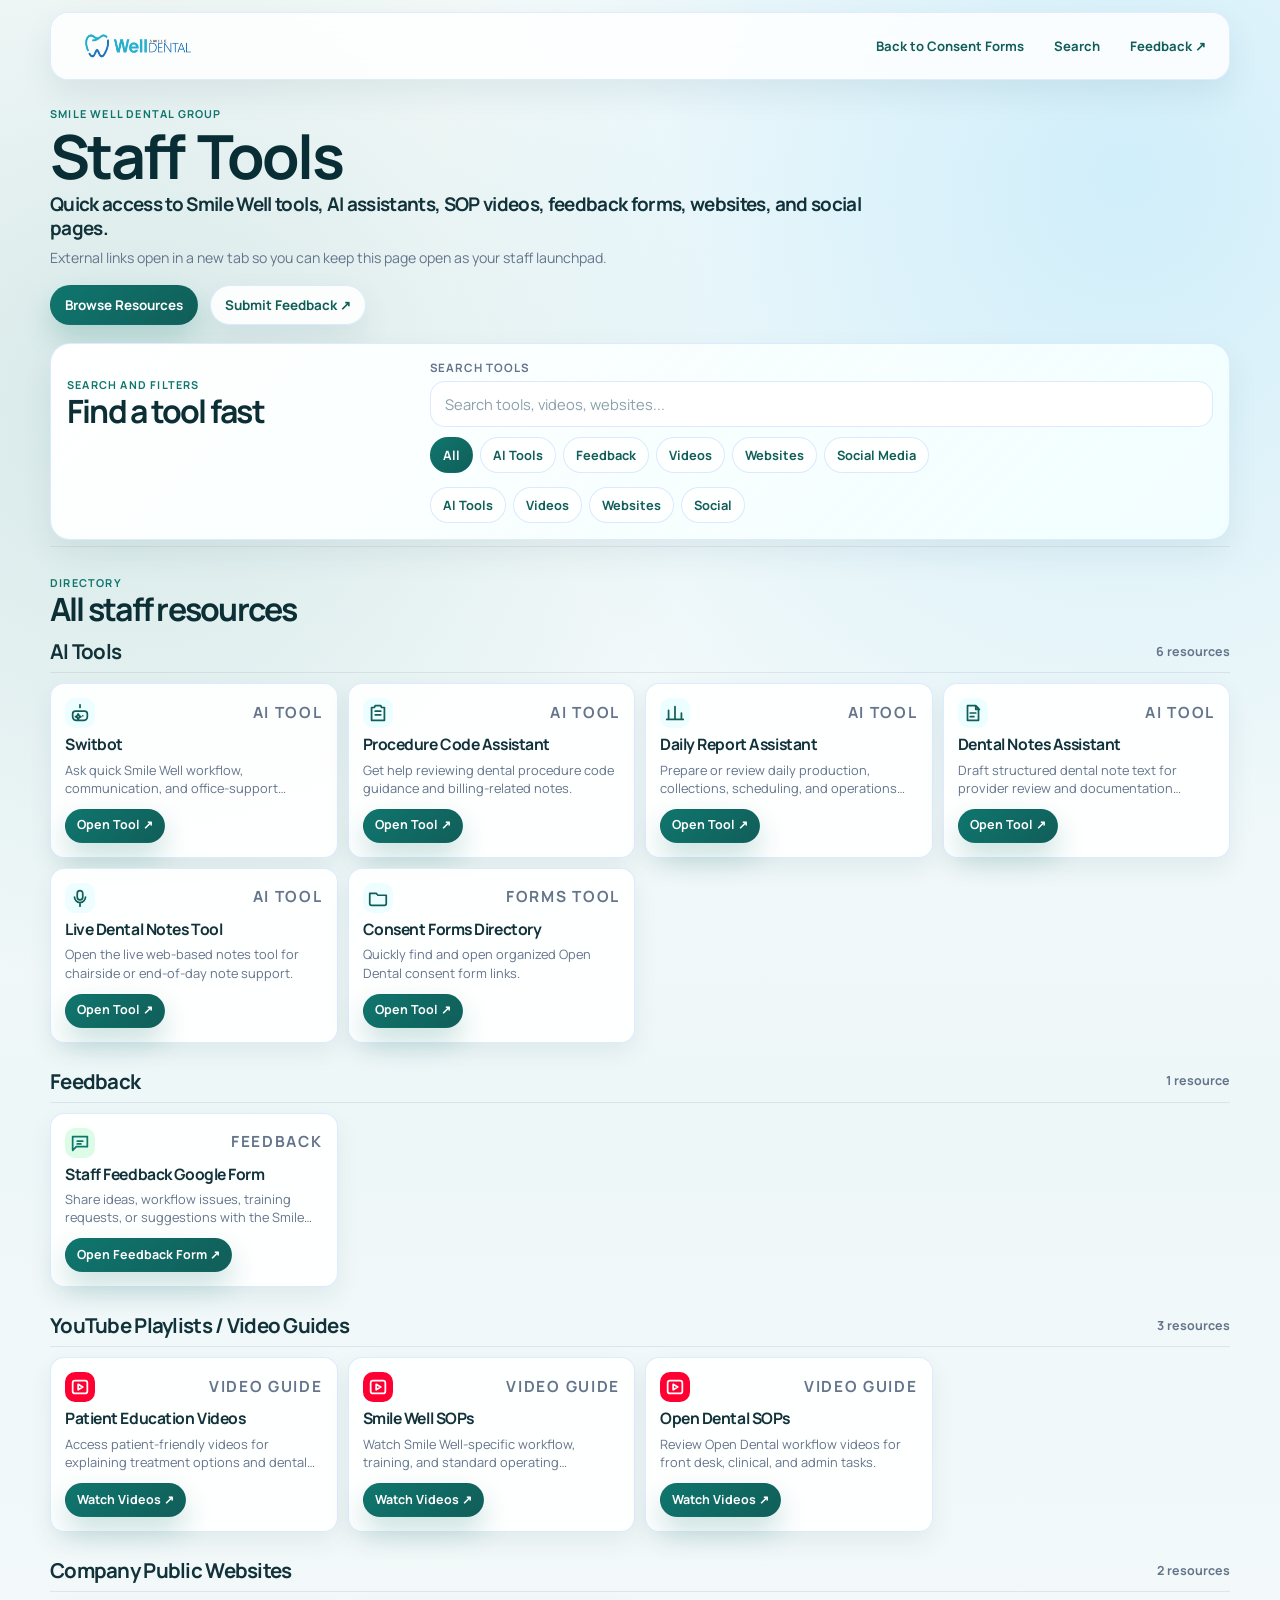
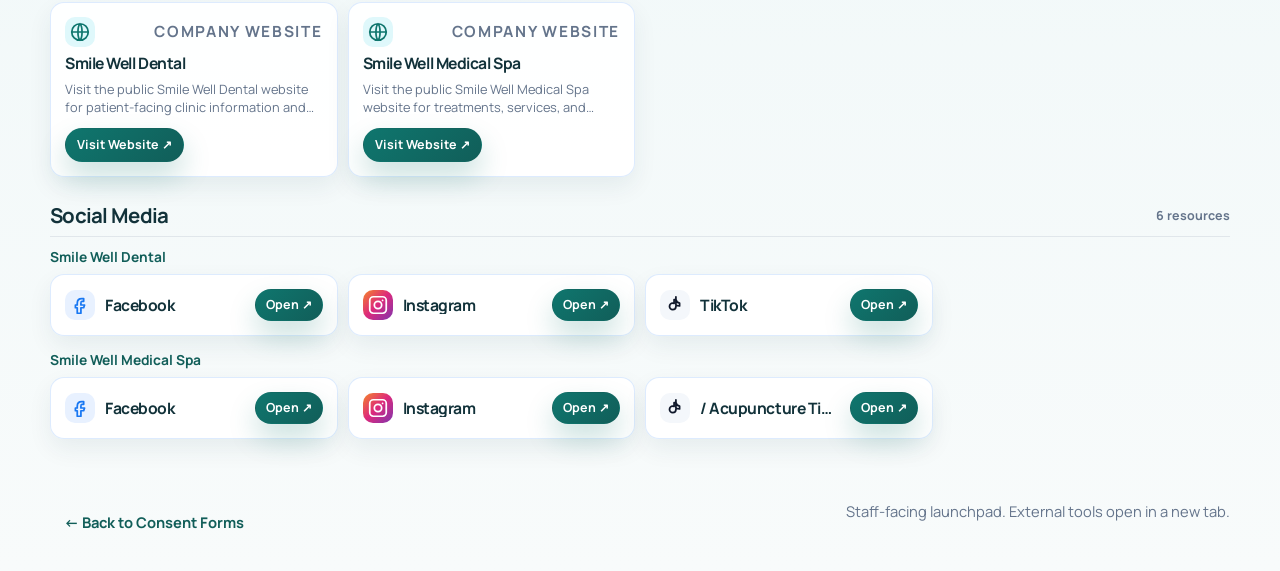
<file: staff-tools/index.html>
<!DOCTYPE html>
<html lang="en">
  <head>
    <meta charset="UTF-8" />
    <meta name="viewport" content="width=device-width, initial-scale=1.0" />
    <meta name="robots" content="noindex, nofollow" />
    <meta
      name="description"
      content="Smile Well staff launchpad for AI tools, SOP videos, feedback forms, websites, and social media."
    />
    <meta name="theme-color" content="#ecfeff" />
    <title>Staff Tools | Smile Well Dental Group</title>
    <link
      rel="preload"
      href="../assets/fonts/Manrope-400.woff2"
      as="font"
      type="font/woff2"
      crossorigin
    />
    <link
      rel="preload"
      href="../assets/fonts/Manrope-700.woff2"
      as="font"
      type="font/woff2"
      crossorigin
    />
    <link
      rel="preload"
      href="../assets/fonts/CormorantGaramond-600.woff2"
      as="font"
      type="font/woff2"
      crossorigin
    />
    <link rel="stylesheet" href="../assets/fonts/fonts.css" />
    <link rel="stylesheet" href="./staff-tools.css" />
    <link rel="stylesheet" href="./staff-tools-compact.css" />
    <link rel="icon" href="../assets/favicon.ico" />
  </head>
  <body>
    <header class="staff-header">
      <a class="staff-header__brand" href="../" aria-label="Back to Smile Well Consent Forms">
        <img
          class="staff-header__logo"
          src="../assets/smilewell-logo-horizontal-en.png"
          alt="Smile Well Dental"
          decoding="async"
        />
      </a>
      <nav class="staff-header__nav" aria-label="Staff tools navigation">
        <a href="../" class="staff-header__link">Back to Consent Forms</a>
        <a href="#staff-search" class="staff-header__link">Search</a>
        <a
          href="https://docs.google.com/forms/d/e/1FAIpQLSd1yPpjbJrKsVc9fXvOcOuEmlb4mcUrsbC1_m_Gh0wrtOsADw/viewform?usp=dialog"
          class="staff-header__link"
          target="_blank"
          rel="noopener noreferrer"
        >
          Feedback ↗
        </a>
      </nav>
    </header>

    <main>
      <section class="staff-hero" aria-labelledby="staffToolsTitle">
        <div class="staff-hero__content">
          <p class="staff-hero__eyebrow">Smile Well Dental Group</p>
          <h1 id="staffToolsTitle">Staff Tools</h1>
          <p class="staff-hero__subtitle">
            Quick access to Smile Well tools, AI assistants, SOP videos, feedback forms, websites, and social pages.
          </p>
          <p class="staff-hero__helper">
            External links open in a new tab so you can keep this page open as your staff launchpad.
          </p>
          <div class="staff-hero__actions">
            <a class="staff-button staff-button--primary" href="#all-resources">Browse Resources</a>
            <a
              class="staff-button staff-button--secondary"
              href="https://docs.google.com/forms/d/e/1FAIpQLSd1yPpjbJrKsVc9fXvOcOuEmlb4mcUrsbC1_m_Gh0wrtOsADw/viewform?usp=dialog"
              target="_blank"
              rel="noopener noreferrer"
            >
              Submit Feedback ↗
            </a>
          </div>
        </div>
      </section>

      <section id="staff-search" class="staff-section staff-section--search" aria-labelledby="searchTitle">
        <div class="staff-section__header">
          <p class="staff-section__eyebrow">Search and Filters</p>
          <h2 id="searchTitle">Find a tool fast</h2>
        </div>
        <div class="staff-search" role="search">
          <label class="staff-search__label" for="toolSearch">Search tools</label>
          <input
            id="toolSearch"
            class="staff-search__input"
            type="search"
            placeholder="Search tools, videos, websites..."
            autocomplete="off"
          />
        </div>
        <nav id="filterChips" class="staff-filter" aria-label="Tool filters"></nav>
        <nav class="staff-jump-nav" aria-label="Staff resource sections">
          <a href="#section-ai-tools">AI Tools</a>
          <a href="#section-youtube-playlists-video-guides">Videos</a>
          <a href="#section-company-public-websites">Websites</a>
          <a href="#section-social-media">Social</a>
        </nav>
      </section>

      <section id="all-resources" class="staff-section" aria-labelledby="allToolsTitle">
        <div class="staff-section__header">
          <p class="staff-section__eyebrow">Directory</p>
          <h2 id="allToolsTitle">All staff resources</h2>
        </div>
        <p id="emptyToolsMessage" class="staff-empty is-hidden" role="status">
          No matching tools found. Try a different search or choose All.
        </p>
        <div id="toolSections" class="staff-section-list" aria-live="polite"></div>
      </section>
    </main>

    <footer class="staff-footer">
      <a href="../" class="staff-footer__link">← Back to Consent Forms</a>
      <span>Staff-facing launchpad. External tools open in a new tab.</span>
    </footer>

    <script type="module" src="./staff-tools.js"></script>
  </body>
</html>
</file>
<file: assets/fonts/fonts.css>
@font-face {
  font-family: "Cormorant Garamond";
  font-style: normal;
  font-weight: 600;
  font-display: swap;
  src: url("./CormorantGaramond-600.woff2") format("woff2");
}

@font-face {
  font-family: "Manrope";
  font-style: normal;
  font-weight: 400;
  font-display: swap;
  src: url("./Manrope-400.woff2") format("woff2");
}

@font-face {
  font-family: "Manrope";
  font-style: normal;
  font-weight: 600;
  font-display: swap;
  src: url("./Manrope-600.woff2") format("woff2");
}

@font-face {
  font-family: "Manrope";
  font-style: normal;
  font-weight: 700;
  font-display: swap;
  src: url("./Manrope-700.woff2") format("woff2");
}
</file>
<file: staff-tools/staff-tools.css>
:root {
  color-scheme: light;
  --staff-font-sans: "Manrope", "SF Pro Display", "Segoe UI", sans-serif;
  --staff-font-display: "Cormorant Garamond", Georgia, serif;
  --staff-bg: #f7fbfb;
  --staff-bg-deep: #dff8fb;
  --staff-surface: #ffffff;
  --staff-primary: #0f766e;
  --staff-primary-dark: #115e59;
  --staff-accent: #38bdf8;
  --staff-text: #12323a;
  --staff-muted: #64748b;
  --staff-border: #dbeafe;
  --staff-soft: #ecfeff;
  --staff-focus: 0 0 0 4px rgba(15, 118, 110, 0.2);
  --staff-shadow: 0 20px 48px rgba(15, 61, 72, 0.11);
  --staff-shadow-soft: 0 14px 32px rgba(15, 61, 72, 0.08);
}

* {
  box-sizing: border-box;
}

html {
  scroll-behavior: smooth;
}

body {
  min-height: 100vh;
  margin: 0;
  background:
    radial-gradient(circle at 88% 8%, rgba(56, 189, 248, 0.2), transparent 30%),
    radial-gradient(circle at 10% 18%, rgba(15, 118, 110, 0.13), transparent 28%),
    linear-gradient(180deg, var(--staff-bg) 0%, #eef7f8 52%, #f8fbfb 100%);
  color: var(--staff-text);
  font-family: var(--staff-font-sans);
}

a {
  color: inherit;
}

a:focus-visible,
button:focus-visible,
input:focus-visible {
  outline: none;
  box-shadow: var(--staff-focus);
}

.staff-header {
  position: sticky;
  top: 0;
  z-index: 20;
  display: flex;
  align-items: center;
  justify-content: space-between;
  gap: 18px;
  width: min(1180px, calc(100% - 32px));
  margin: 18px auto 0;
  padding: 14px 16px;
  border: 1px solid rgba(219, 234, 254, 0.88);
  border-radius: 24px;
  background: rgba(255, 255, 255, 0.84);
  box-shadow: var(--staff-shadow-soft);
  backdrop-filter: blur(18px);
}

.staff-header__brand {
  display: inline-flex;
  align-items: center;
  border-radius: 16px;
}

.staff-header__logo {
  width: 168px;
  max-width: 42vw;
  height: auto;
  display: block;
}

.staff-header__nav {
  display: flex;
  align-items: center;
  justify-content: flex-end;
  gap: 8px;
  flex-wrap: wrap;
}

.staff-header__link,
.staff-footer__link {
  display: inline-flex;
  align-items: center;
  justify-content: center;
  min-height: 42px;
  padding: 0 14px;
  border-radius: 999px;
  color: var(--staff-primary-dark);
  font-size: 0.92rem;
  font-weight: 800;
  text-decoration: none;
}

.staff-header__link:hover,
.staff-footer__link:hover {
  background: var(--staff-soft);
}

main {
  width: min(1180px, calc(100% - 32px));
  margin: 0 auto;
}

.staff-hero {
  display: grid;
  grid-template-columns: minmax(0, 1.02fr) minmax(300px, 0.72fr);
  align-items: center;
  gap: clamp(28px, 5vw, 72px);
  min-height: min(720px, calc(100svh - 96px));
  padding: clamp(50px, 9vw, 118px) 0 clamp(42px, 6vw, 80px);
}

.staff-hero__content {
  max-width: 720px;
}

.staff-hero__eyebrow,
.staff-section__eyebrow,
.tool-card__category {
  margin: 0;
  color: var(--staff-primary);
  font-size: 0.78rem;
  font-weight: 900;
  letter-spacing: 0.12em;
  line-height: 1.4;
  text-transform: uppercase;
}

.staff-hero h1 {
  max-width: 9ch;
  margin: 14px 0;
  color: #092d34;
  font-family: var(--staff-font-display);
  font-size: clamp(4.8rem, 15vw, 10.4rem);
  font-weight: 600;
  letter-spacing: -0.07em;
  line-height: 0.86;
}

.staff-hero__subtitle {
  max-width: 680px;
  margin: 0;
  color: var(--staff-text);
  font-size: clamp(1.22rem, 2.4vw, 1.82rem);
  font-weight: 800;
  letter-spacing: -0.035em;
  line-height: 1.12;
}

.staff-hero__helper {
  max-width: 560px;
  margin: 20px 0 0;
  color: var(--staff-muted);
  font-size: 1rem;
  line-height: 1.7;
}

.staff-hero__actions {
  display: flex;
  gap: 12px;
  flex-wrap: wrap;
  margin-top: 28px;
}

.staff-button,
.tool-card__button {
  display: inline-flex;
  align-items: center;
  justify-content: center;
  min-height: 50px;
  padding: 0 19px;
  border: 1px solid transparent;
  border-radius: 999px;
  font-size: 0.96rem;
  font-weight: 900;
  line-height: 1.2;
  text-align: center;
  text-decoration: none;
  transition:
    transform 160ms ease,
    box-shadow 160ms ease,
    border-color 160ms ease,
    background-color 160ms ease;
}

.staff-button:hover,
.tool-card__button:hover {
  transform: translateY(-2px);
}

.staff-button--primary,
.tool-card__button {
  background: linear-gradient(135deg, var(--staff-primary), var(--staff-primary-dark));
  color: #ffffff;
  box-shadow: 0 14px 28px rgba(15, 118, 110, 0.22);
}

.staff-button--secondary {
  border-color: var(--staff-border);
  background: rgba(255, 255, 255, 0.9);
  color: var(--staff-primary-dark);
  box-shadow: var(--staff-shadow-soft);
}

.staff-hero__panel {
  position: relative;
  min-height: 430px;
  border: 1px solid rgba(219, 234, 254, 0.92);
  border-radius: 42px;
  overflow: hidden;
  background:
    linear-gradient(155deg, rgba(255, 255, 255, 0.94), rgba(236, 254, 255, 0.82)),
    var(--staff-surface);
  box-shadow: var(--staff-shadow);
}

.staff-hero__panel::before {
  content: "";
  position: absolute;
  inset: 28px;
  border: 1px solid rgba(15, 118, 110, 0.12);
  border-radius: 32px;
}

.staff-hero__orbit {
  position: absolute;
  border-radius: 999px;
  background: radial-gradient(circle, rgba(56, 189, 248, 0.32), transparent 68%);
}

.staff-hero__orbit--large {
  width: 320px;
  height: 320px;
  right: -92px;
  top: -78px;
}

.staff-hero__orbit--small {
  width: 210px;
  height: 210px;
  left: -70px;
  bottom: -58px;
  background: radial-gradient(circle, rgba(15, 118, 110, 0.24), transparent 70%);
}

.staff-hero__card {
  position: absolute;
  left: 38px;
  right: 38px;
  display: flex;
  align-items: center;
  min-height: 78px;
  padding: 0 26px;
  border: 1px solid rgba(219, 234, 254, 0.9);
  border-radius: 24px;
  background: rgba(255, 255, 255, 0.88);
  color: var(--staff-text);
  font-size: clamp(1.18rem, 2.2vw, 1.6rem);
  font-weight: 900;
  letter-spacing: -0.035em;
  box-shadow: var(--staff-shadow-soft);
}

.staff-hero__card--top {
  top: 74px;
}

.staff-hero__card--middle {
  top: 176px;
  left: 76px;
}

.staff-hero__card--bottom {
  top: 278px;
}

.staff-section {
  padding: clamp(42px, 7vw, 84px) 0;
  border-top: 1px solid rgba(100, 116, 139, 0.12);
}

.staff-section__header {
  display: grid;
  gap: 8px;
  margin-bottom: 22px;
}

.staff-section h2 {
  margin: 0;
  color: #0b2f35;
  font-size: clamp(2rem, 4vw, 3.4rem);
  letter-spacing: -0.055em;
  line-height: 0.98;
}

.staff-tool-grid {
  display: grid;
  grid-template-columns: repeat(3, minmax(0, 1fr));
  gap: 16px;
}

.staff-tool-grid--featured {
  grid-template-columns: repeat(3, minmax(0, 1fr));
}

.staff-section-list {
  display: grid;
  gap: 42px;
}

.tool-group {
  display: grid;
  gap: 16px;
}

.tool-group__header {
  display: flex;
  align-items: end;
  justify-content: space-between;
  gap: 16px;
  padding-bottom: 10px;
  border-bottom: 1px solid rgba(100, 116, 139, 0.14);
}

.tool-group__title {
  margin: 0;
  color: var(--staff-text);
  font-size: clamp(1.32rem, 2vw, 1.72rem);
  letter-spacing: -0.035em;
}

.tool-group__count {
  color: var(--staff-muted);
  font-size: 0.9rem;
  font-weight: 800;
}

.tool-card {
  display: grid;
  gap: 18px;
  min-height: 100%;
  padding: 22px;
  border: 1px solid rgba(219, 234, 254, 0.92);
  border-radius: 28px;
  background: rgba(255, 255, 255, 0.92);
  box-shadow: var(--staff-shadow-soft);
}

.tool-card__body {
  display: grid;
  gap: 10px;
}

.tool-card h3 {
  margin: 0;
  color: var(--staff-text);
  font-size: 1.18rem;
  letter-spacing: -0.028em;
  line-height: 1.15;
}

.tool-card p {
  margin: 0;
  color: var(--staff-muted);
  font-size: 0.96rem;
  line-height: 1.62;
}

.tool-card__button {
  align-self: end;
  width: fit-content;
  min-height: 46px;
  padding-inline: 16px;
  font-size: 0.9rem;
}

.staff-section--search {
  display: grid;
  gap: 16px;
}

.staff-search {
  display: grid;
  gap: 8px;
}

.staff-search__label {
  color: var(--staff-muted);
  font-size: 0.86rem;
  font-weight: 900;
  letter-spacing: 0.08em;
  text-transform: uppercase;
}

.staff-search__input {
  width: 100%;
  min-height: 58px;
  padding: 0 20px;
  border: 1px solid rgba(219, 234, 254, 0.98);
  border-radius: 20px;
  background: rgba(255, 255, 255, 0.94);
  color: var(--staff-text);
  font: inherit;
  font-size: 1.02rem;
  box-shadow: var(--staff-shadow-soft);
}

.staff-search__input::placeholder {
  color: #8aa0ad;
}

.staff-filter {
  display: flex;
  gap: 10px;
  flex-wrap: wrap;
}

.staff-filter__chip {
  min-height: 44px;
  padding: 0 16px;
  border: 1px solid rgba(219, 234, 254, 0.98);
  border-radius: 999px;
  background: rgba(255, 255, 255, 0.88);
  color: var(--staff-primary-dark);
  cursor: pointer;
  font: inherit;
  font-size: 0.92rem;
  font-weight: 900;
}

.staff-filter__chip:hover,
.staff-filter__chip.is-active {
  border-color: rgba(15, 118, 110, 0.24);
  background: var(--staff-soft);
}

.staff-filter__chip.is-active {
  color: #ffffff;
  background: linear-gradient(135deg, var(--staff-primary), var(--staff-primary-dark));
}

.staff-empty {
  margin: 0 0 18px;
  padding: 18px 20px;
  border: 1px solid rgba(219, 234, 254, 0.98);
  border-radius: 20px;
  background: rgba(255, 255, 255, 0.9);
  color: var(--staff-muted);
  font-weight: 800;
  box-shadow: var(--staff-shadow-soft);
}

.is-hidden {
  display: none;
}

.staff-footer {
  display: flex;
  justify-content: space-between;
  gap: 16px;
  flex-wrap: wrap;
  width: min(1180px, calc(100% - 32px));
  margin: 0 auto;
  padding: 34px 0 42px;
  color: var(--staff-muted);
  font-size: 0.92rem;
}

@media (max-width: 980px) {
  .staff-hero {
    grid-template-columns: 1fr;
    min-height: auto;
  }

  .staff-hero__panel {
    min-height: 340px;
  }

  .staff-tool-grid,
  .staff-tool-grid--featured {
    grid-template-columns: repeat(2, minmax(0, 1fr));
  }
}

@media (max-width: 720px) {
  .staff-header {
    position: static;
    align-items: flex-start;
    flex-direction: column;
  }

  .staff-header__nav {
    justify-content: flex-start;
  }

  .staff-hero h1 {
    max-width: 8ch;
  }

  .staff-tool-grid,
  .staff-tool-grid--featured {
    grid-template-columns: 1fr;
  }

  .staff-hero__panel {
    min-height: 300px;
  }

  .staff-hero__card {
    left: 24px;
    right: 24px;
    min-height: 66px;
  }

  .staff-hero__card--middle {
    left: 46px;
  }
}

@media (max-width: 520px) {
  .staff-header,
  main,
  .staff-footer {
    width: min(100% - 22px, 1180px);
  }

  .staff-hero__actions {
    display: grid;
  }

  .staff-button {
    width: 100%;
  }
}

@media (prefers-reduced-motion: reduce) {
  *,
  *::before,
  *::after {
    scroll-behavior: auto !important;
    transition-duration: 1ms !important;
  }
}
</file>
<file: staff-tools/staff-tools-compact.css>
main {
  padding-bottom: 20px;
}

.staff-header {
  position: relative;
  margin-top: 12px;
  padding: 10px 12px;
  border-radius: 18px;
}

.staff-header__logo {
  width: 142px;
}

.staff-header__link {
  min-height: 36px;
  padding: 0 11px;
  font-size: 0.82rem;
}

.staff-hero {
  display: block;
  min-height: auto;
  padding: 26px 0 14px;
}

.staff-hero__content {
  max-width: 850px;
}

.staff-hero h1 {
  max-width: none;
  margin: 6px 0 8px;
  font-family: var(--staff-font-sans);
  font-size: clamp(2.25rem, 5vw, 3.8rem);
  font-weight: 900;
  letter-spacing: -0.045em;
  line-height: 0.96;
  word-spacing: 0.08em;
}

.staff-hero__subtitle {
  max-width: 820px;
  font-size: clamp(0.98rem, 1.7vw, 1.18rem);
  line-height: 1.25;
}

.staff-hero__helper {
  margin-top: 8px;
  font-size: 0.88rem;
  line-height: 1.45;
}

.staff-hero__actions {
  margin-top: 16px;
}

.staff-section {
  padding: 22px 0;
}

.staff-section__header {
  gap: 3px;
  margin-bottom: 12px;
}

.staff-section h2 {
  font-size: clamp(1.4rem, 2.5vw, 2.25rem);
  line-height: 1;
}

.staff-section__eyebrow,
.staff-hero__eyebrow,
.tool-card__category {
  font-size: 0.68rem;
  letter-spacing: 0.11em;
}

.staff-section--search {
  position: relative;
  gap: 10px;
  margin: 4px 0 6px;
  padding: 16px;
  border: 1px solid rgba(219, 234, 254, 0.95);
  border-radius: 20px;
  background:
    linear-gradient(135deg, rgba(255, 255, 255, 0.92), rgba(236, 254, 255, 0.72)),
    var(--staff-surface);
  box-shadow: 0 14px 32px rgba(15, 61, 72, 0.07);
}

.staff-search {
  gap: 6px;
}

.staff-search__label {
  font-size: 0.72rem;
}

.staff-search__input {
  min-height: 46px;
  padding: 0 14px;
  border-radius: 15px;
  font-size: 0.92rem;
  box-shadow: none;
}

.staff-filter,
.staff-jump-nav {
  display: flex;
  gap: 7px;
  flex-wrap: wrap;
}

.staff-jump-nav {
  padding-top: 4px;
}

.staff-filter__chip,
.staff-jump-nav a {
  min-height: 36px;
  padding: 0 12px;
  border: 1px solid rgba(219, 234, 254, 0.98);
  border-radius: 999px;
  background: rgba(255, 255, 255, 0.86);
  color: var(--staff-primary-dark);
  font-size: 0.8rem;
  font-weight: 900;
  text-decoration: none;
}

.staff-jump-nav a {
  display: inline-flex;
  align-items: center;
  justify-content: center;
}

.staff-jump-nav a:hover,
.staff-jump-nav a:focus-visible {
  background: var(--staff-soft);
}

#all-resources {
  padding-top: 28px;
}

.staff-tool-grid,
.staff-tool-grid--featured {
  grid-template-columns: repeat(4, minmax(0, 1fr));
  gap: 10px;
}

.staff-tool-grid--featured {
  grid-template-columns: repeat(3, minmax(0, 1fr));
}

.staff-section-list {
  gap: 24px;
}

.tool-group {
  gap: 10px;
}

.tool-group__header {
  align-items: center;
  padding-bottom: 7px;
}

.tool-group__title {
  font-size: clamp(1.08rem, 1.6vw, 1.36rem);
}

.tool-group__count {
  font-size: 0.78rem;
}

.social-group-list {
  display: grid;
  gap: 14px;
}

.social-group {
  display: grid;
  gap: 8px;
}

.social-group h4 {
  margin: 0;
  color: var(--staff-primary-dark);
  font-size: 0.86rem;
  font-weight: 900;
}

.tool-card {
  gap: 12px;
  padding: 14px;
  border-radius: 14px;
  box-shadow: 0 10px 24px rgba(15, 61, 72, 0.07);
  transition:
    border-color 160ms ease,
    box-shadow 160ms ease,
    transform 160ms ease;
}

.tool-card:hover {
  border-color: rgba(15, 118, 110, 0.22);
  box-shadow: 0 14px 30px rgba(15, 61, 72, 0.1);
  transform: translateY(-1px);
}

.tool-card__body {
  gap: 7px;
}

.tool-card__topline {
  display: flex;
  align-items: center;
  justify-content: space-between;
  gap: 10px;
}

.tool-icon {
  display: inline-grid;
  place-items: center;
  flex: 0 0 auto;
  width: 30px;
  height: 30px;
  border-radius: 10px;
  background: var(--staff-soft);
  color: var(--staff-primary-dark);
}

.tool-icon svg {
  width: 22px;
  height: 22px;
  display: block;
}

.tool-icon--facebook {
  background: #e8f1ff;
  color: #1877f2;
}

.tool-icon--instagram {
  color: #ffffff;
  background: linear-gradient(135deg, #f58529, #dd2a7b 48%, #8134af);
}

.tool-icon--tiktok {
  color: #0f172a;
  background: #f4f7fb;
}

.tool-icon--youtube {
  color: #ffffff;
  background: #ff0033;
}

.tool-icon--globe {
  color: #0f766e;
  background: #dff8fb;
}

.tool-icon--feedback {
  color: #0f766e;
  background: #dcfce7;
}

.tool-card h3 {
  font-size: 0.98rem;
  line-height: 1.18;
}

.tool-card p:not(.tool-card__category) {
  display: -webkit-box;
  overflow: hidden;
  -webkit-line-clamp: 2;
  -webkit-box-orient: vertical;
  font-size: 0.8rem;
  line-height: 1.42;
}

.tool-card__button {
  width: fit-content;
  min-height: 34px;
  padding: 0 11px;
  font-size: 0.78rem;
}

.tool-card--social {
  grid-template-columns: auto minmax(0, 1fr) auto;
  align-items: center;
  gap: 10px;
}

.tool-card--social .tool-card__body {
  min-width: 0;
}

.tool-card--social .tool-card__category,
.tool-card--social p:not(.tool-card__category) {
  display: none;
}

.tool-card--social h3 {
  overflow: hidden;
  text-overflow: ellipsis;
  white-space: nowrap;
}

.tool-card--social .tool-card__button {
  min-height: 32px;
  padding-inline: 10px;
}

.staff-button {
  min-height: 40px;
  padding: 0 14px;
  font-size: 0.84rem;
}

.staff-footer {
  padding: 20px 0 28px;
}

@media (min-width: 900px) {
  .staff-section--search {
    grid-template-columns: minmax(220px, 0.45fr) minmax(320px, 1fr);
    align-items: end;
  }

  .staff-section--search .staff-section__header {
    margin-bottom: 0;
  }

  .staff-search,
  .staff-filter,
  .staff-jump-nav {
    grid-column: 2;
  }
}

@media (max-width: 1100px) {
  .staff-tool-grid,
  .staff-tool-grid--featured {
    grid-template-columns: repeat(3, minmax(0, 1fr));
  }
}

@media (max-width: 820px) {
  .staff-tool-grid,
  .staff-tool-grid--featured {
    grid-template-columns: repeat(2, minmax(0, 1fr));
  }
}

@media (max-width: 620px) {
  .staff-header {
    position: static;
    gap: 10px;
  }

  .staff-hero {
    padding-top: 24px;
  }

  .staff-tool-grid,
  .staff-tool-grid--featured {
    grid-template-columns: 1fr;
  }

  .staff-filter,
  .staff-jump-nav {
    flex-wrap: nowrap;
    overflow-x: auto;
    padding-bottom: 4px;
  }

  .staff-filter__chip,
  .staff-jump-nav a {
    flex: 0 0 auto;
  }

  .tool-card--social {
    grid-template-columns: auto minmax(0, 1fr);
  }

  .tool-card--social .tool-card__button {
    grid-column: 2;
  }
}
</file>
